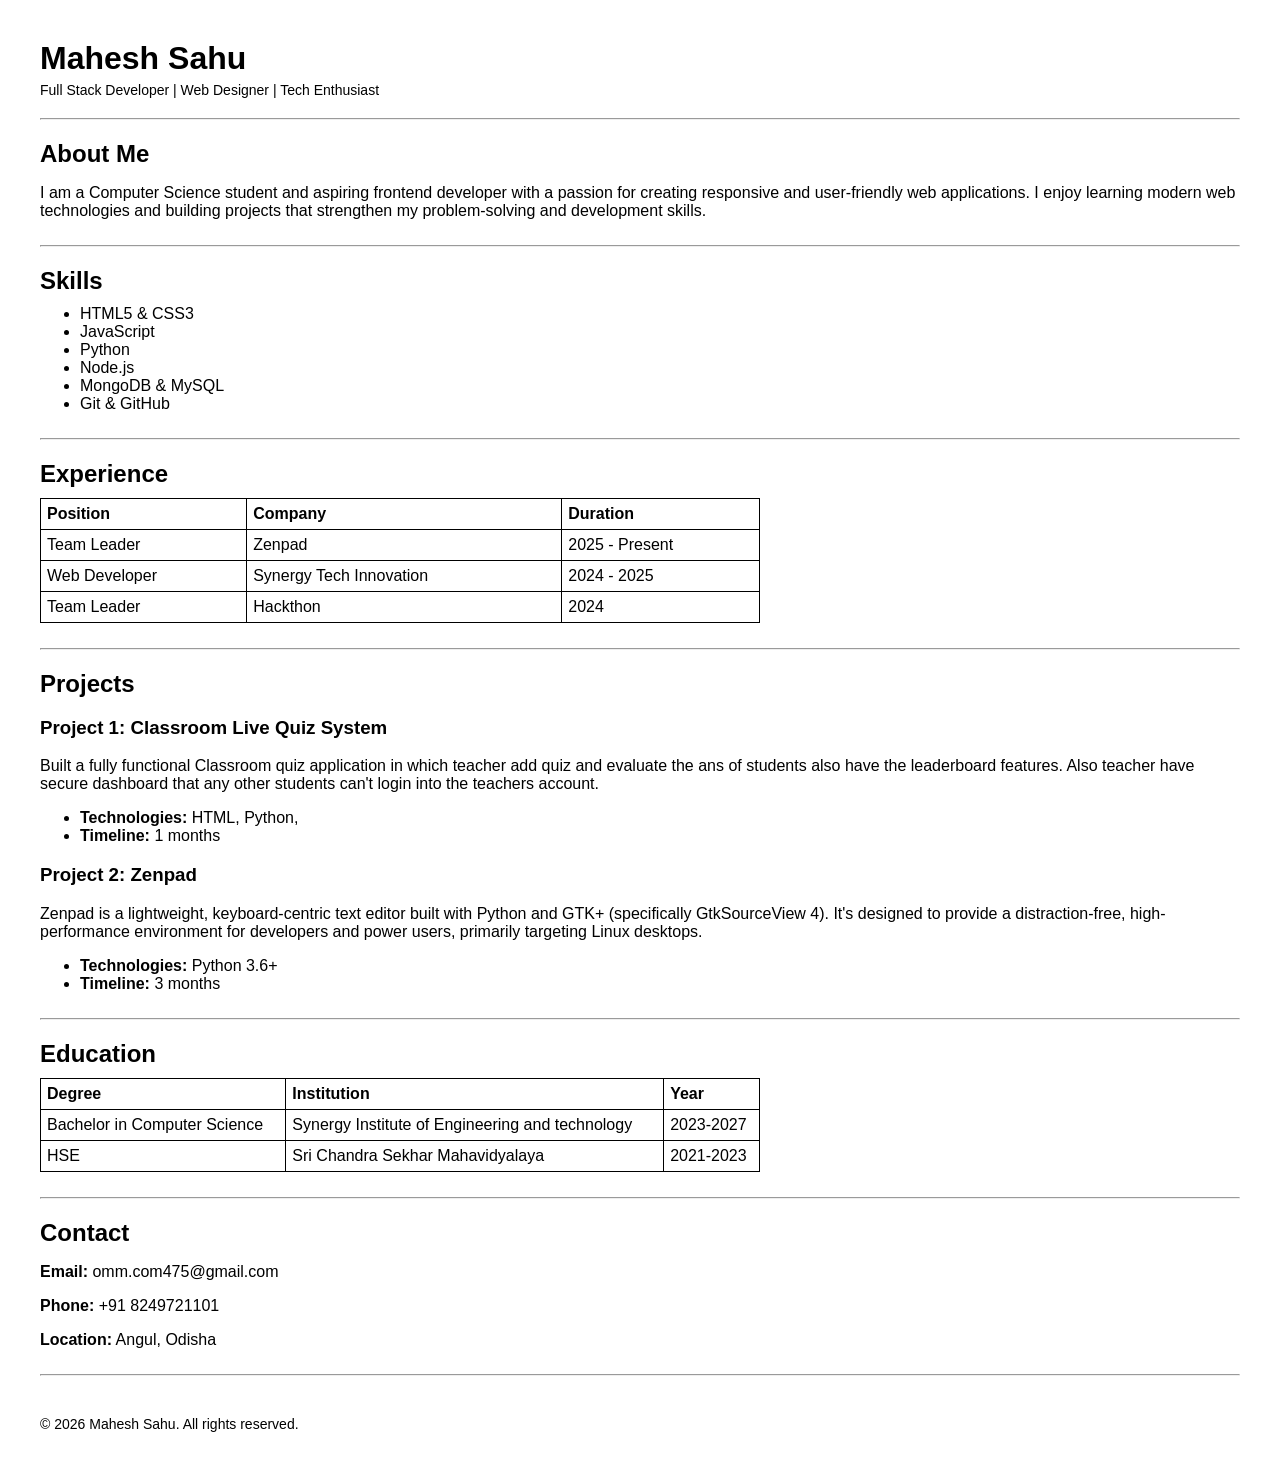
<file: Assignments/HTML Resume Assignment/index.html>
<!DOCTYPE html>
<html lang="en">
<head>
    <meta charset="UTF-8">
    <title>Mahesh Sahu - Resume</title>
    <style>
        body {
            font-family: Arial, Helvetica, sans-serif;
            margin: 40px;
            color: #000;
        }

        h1 {
            margin-bottom: 5px;
        }

        .subtitle {
            font-size: 14px;
            margin-bottom: 20px;
        }

        hr {
            margin: 20px 0;
        }

        h2 {
            margin-bottom: 10px;
        }

        ul {
            margin-top: 5px;
        }

        table {
            width: 60%;
            border-collapse: collapse;
            margin-top: 10px;
        }

        table, th, td {
            border: 1px solid #000;
        }

        th, td {
            padding: 6px;
            text-align: left;
        }

        .section {
            margin-bottom: 25px;
        }

        .footer {
            font-size: 14px;
            margin-top: 40px;
        }
    </style>
</head>
<body>

    <h1>Mahesh Sahu</h1>
    <div class="subtitle">
        Full Stack Developer | Web Designer | Tech Enthusiast
    </div>

    <hr>

    <div class="section">
        <h2>About Me</h2>
        <p>
            I am a Computer Science student and aspiring frontend developer with a passion for creating responsive and user-friendly web applications. I enjoy learning modern web technologies and building projects that strengthen my problem-solving and development skills.
        </p>
    </div>

    <hr>

    <div class="section">
        <h2>Skills</h2>
        <ul>
            <li>HTML5 & CSS3</li>
            <li>JavaScript</li>
            <li>Python</li>
            <li>Node.js</li>
            <li>MongoDB & MySQL</li>
            <li>Git & GitHub</li>
        </ul>
    </div>

    <hr>
    
    <div class="section">
        <h2>Experience</h2>
        <table>
            <tr>
                <th>Position</th>
                <th>Company</th>
                <th>Duration</th>
            </tr>
            <tr>
                <td>Team Leader</td>
                <td>Zenpad</td>
                <td>2025 - Present</td>
            </tr>
            <tr>
                <td>Web Developer</td>
                <td>Synergy Tech Innovation</td>
                <td>2024 - 2025</td>
            </tr>
            <tr>
                <td>Team Leader</td>
                <td>Hackthon</td>
                <td>2024</td>
            </tr>
        </table>
    </div>

    <hr>


    <div class="section">
        <h2>Projects</h2>

        <h3>Project 1: Classroom Live Quiz System</h3>
        <p>
            Built a fully functional Classroom quiz application in which teacher add quiz and evaluate the ans of students also have the leaderboard features. Also teacher have secure dashboard that any other students can't login into the teachers account.
        </p>
        <ul>
            <li><strong>Technologies:</strong> HTML, Python, </li>
            <li><strong>Timeline:</strong> 1 months</li>
        </ul>

        <h3>Project 2: Zenpad</h3>
        <p>
            Zenpad is a lightweight, keyboard-centric text editor built with Python and GTK+ (specifically GtkSourceView 4). It's designed to provide a distraction-free, high-performance environment for developers and power users, primarily targeting Linux desktops.
        </p>
        <ul>
            <li><strong>Technologies:</strong> Python 3.6+</li>
            <li><strong>Timeline:</strong> 3 months</li>
        </ul>
    </div>

    <hr>

    <div class="section">
        <h2>Education</h2>
        <table>
            <tr>
                <th>Degree</th>
                <th>Institution</th>
                <th>Year</th>
            </tr>
            <tr>
                <td>Bachelor in Computer Science</td>
                <td>Synergy Institute of Engineering and technology</td>
                <td>2023-2027</td>
            </tr>
            <tr>
                <td>HSE</td>
                <td>Sri Chandra Sekhar Mahavidyalaya</td>
                <td>2021-2023</td>
            </tr>
        </table>
    </div>

    <hr>

    <div class="section">
        <h2>Contact</h2>
        <p><strong>Email:</strong> omm.com475@gmail.com</p>
        <p><strong>Phone:</strong> +91 8249721101</p>
        <p><strong>Location:</strong> Angul, Odisha</p>
    </div>

    <hr>

    <div class="footer">
        © 2026 Mahesh Sahu. All rights reserved.
    </div>

</body>
</html>
</file>
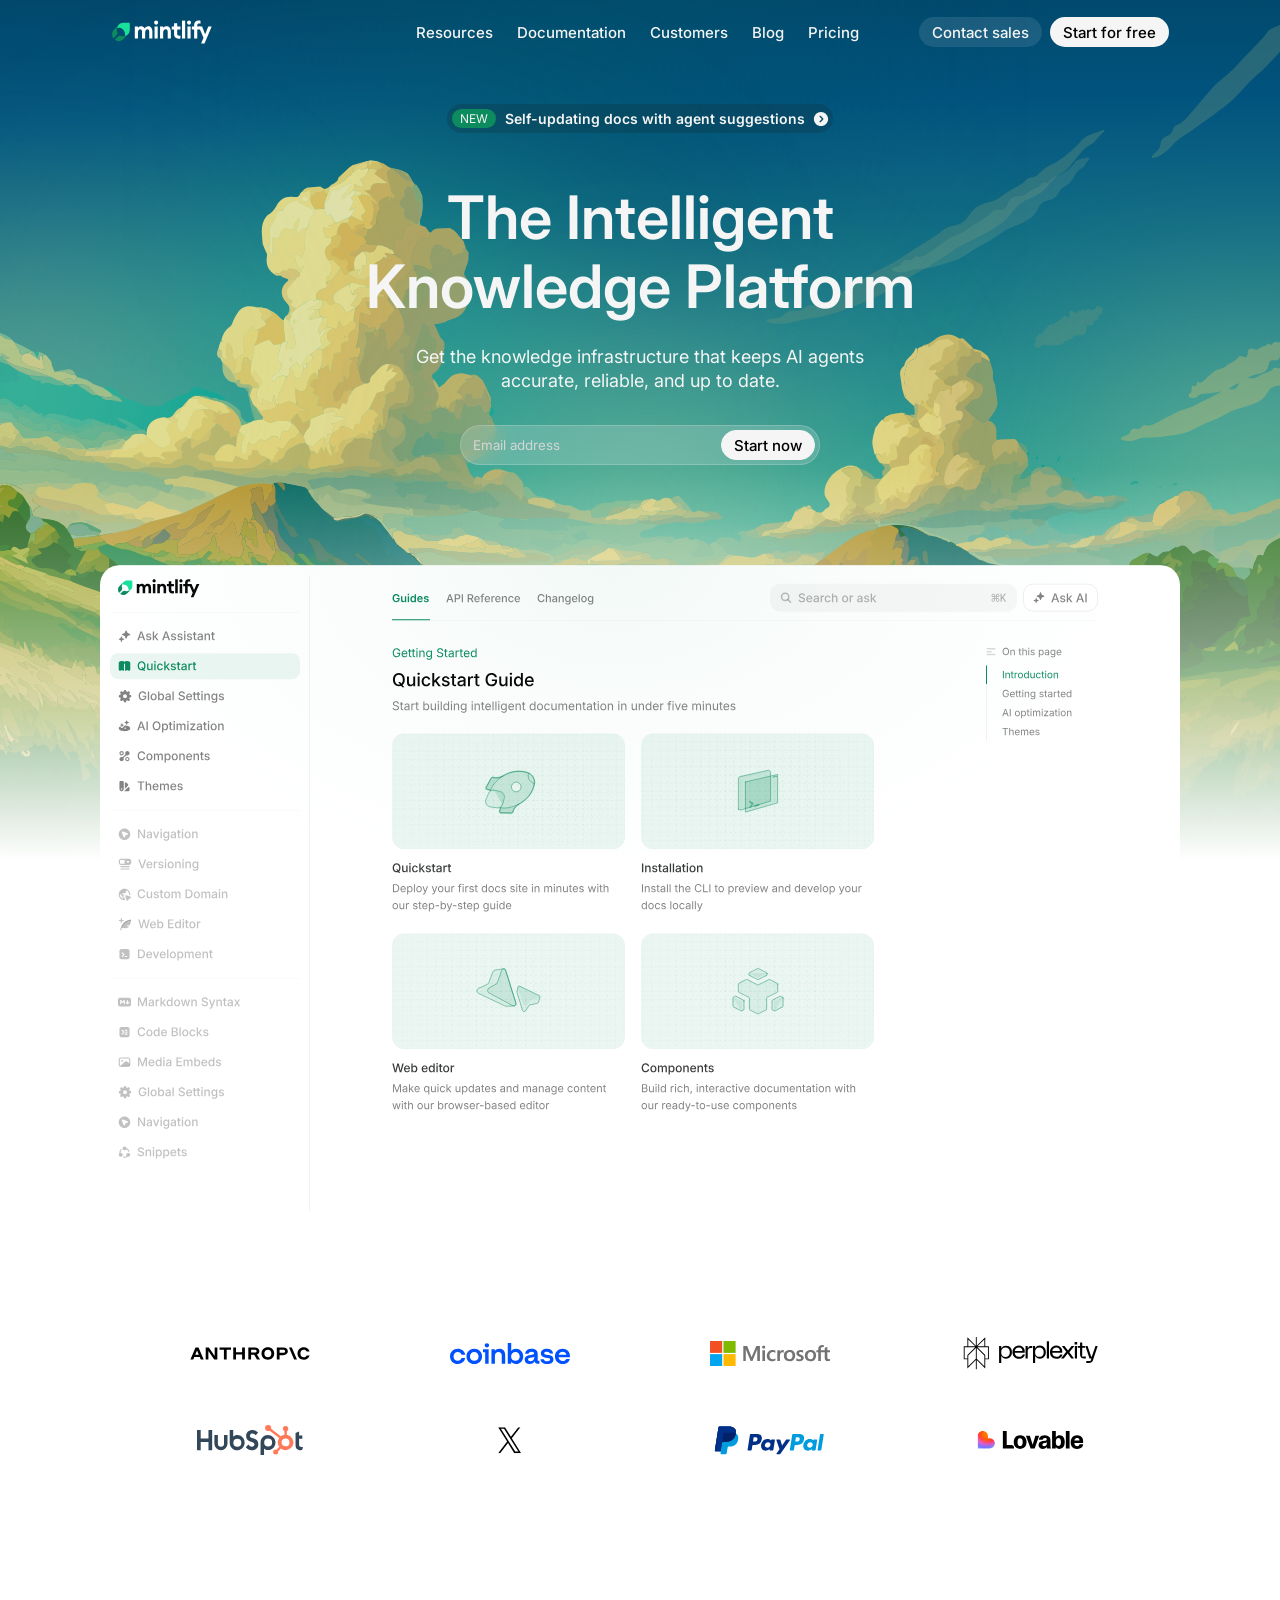
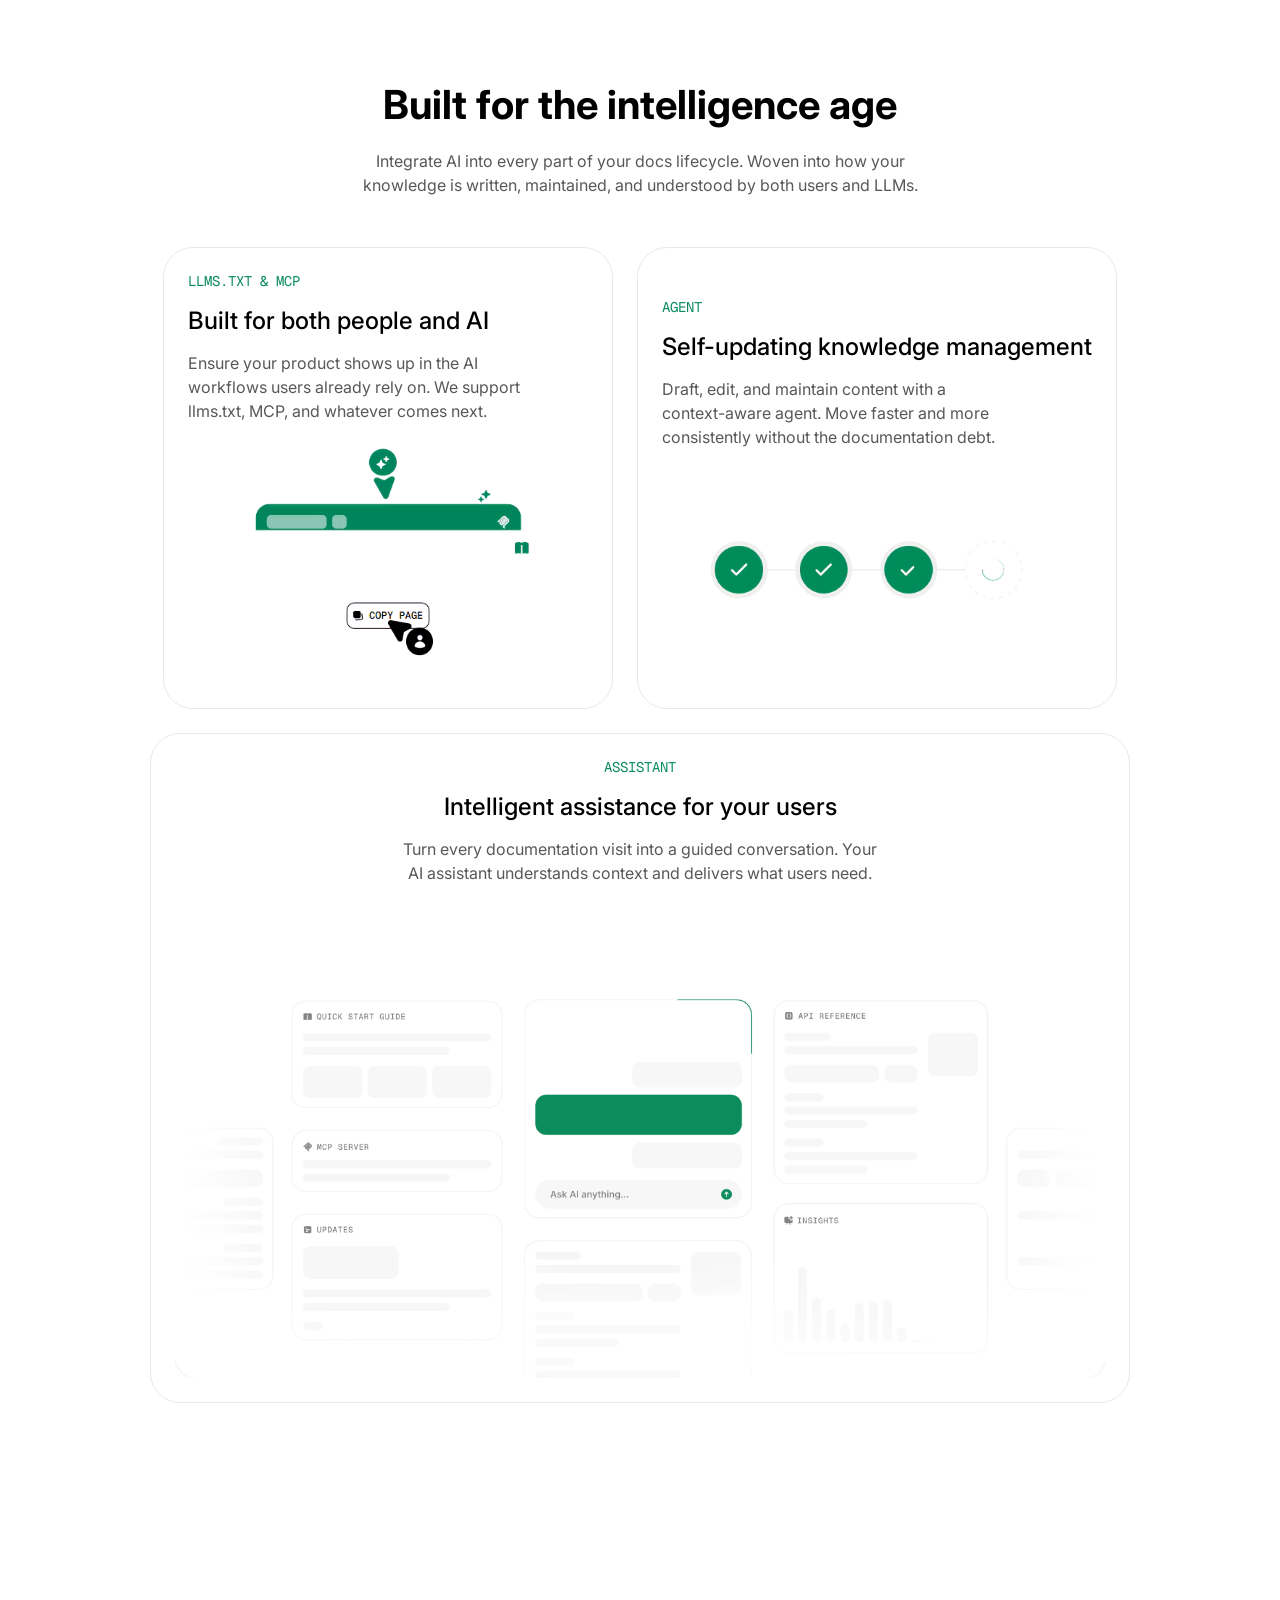
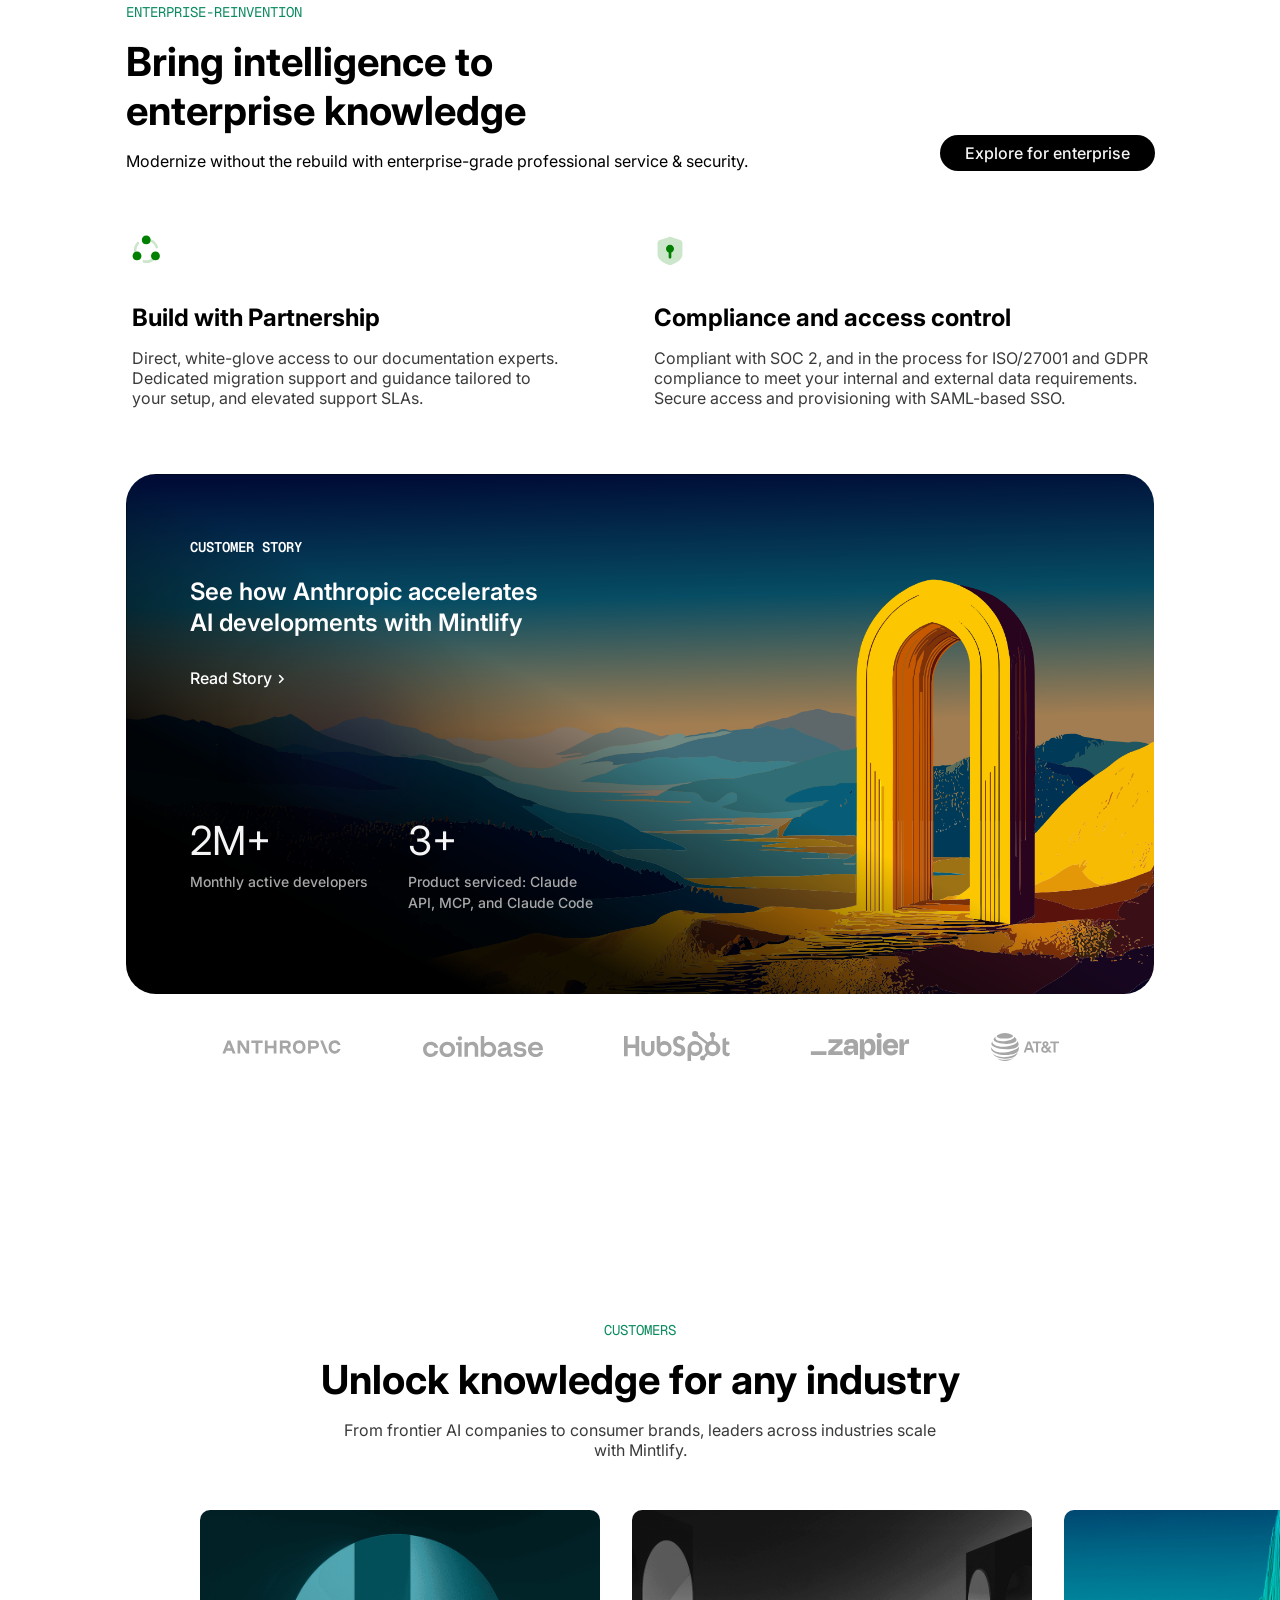
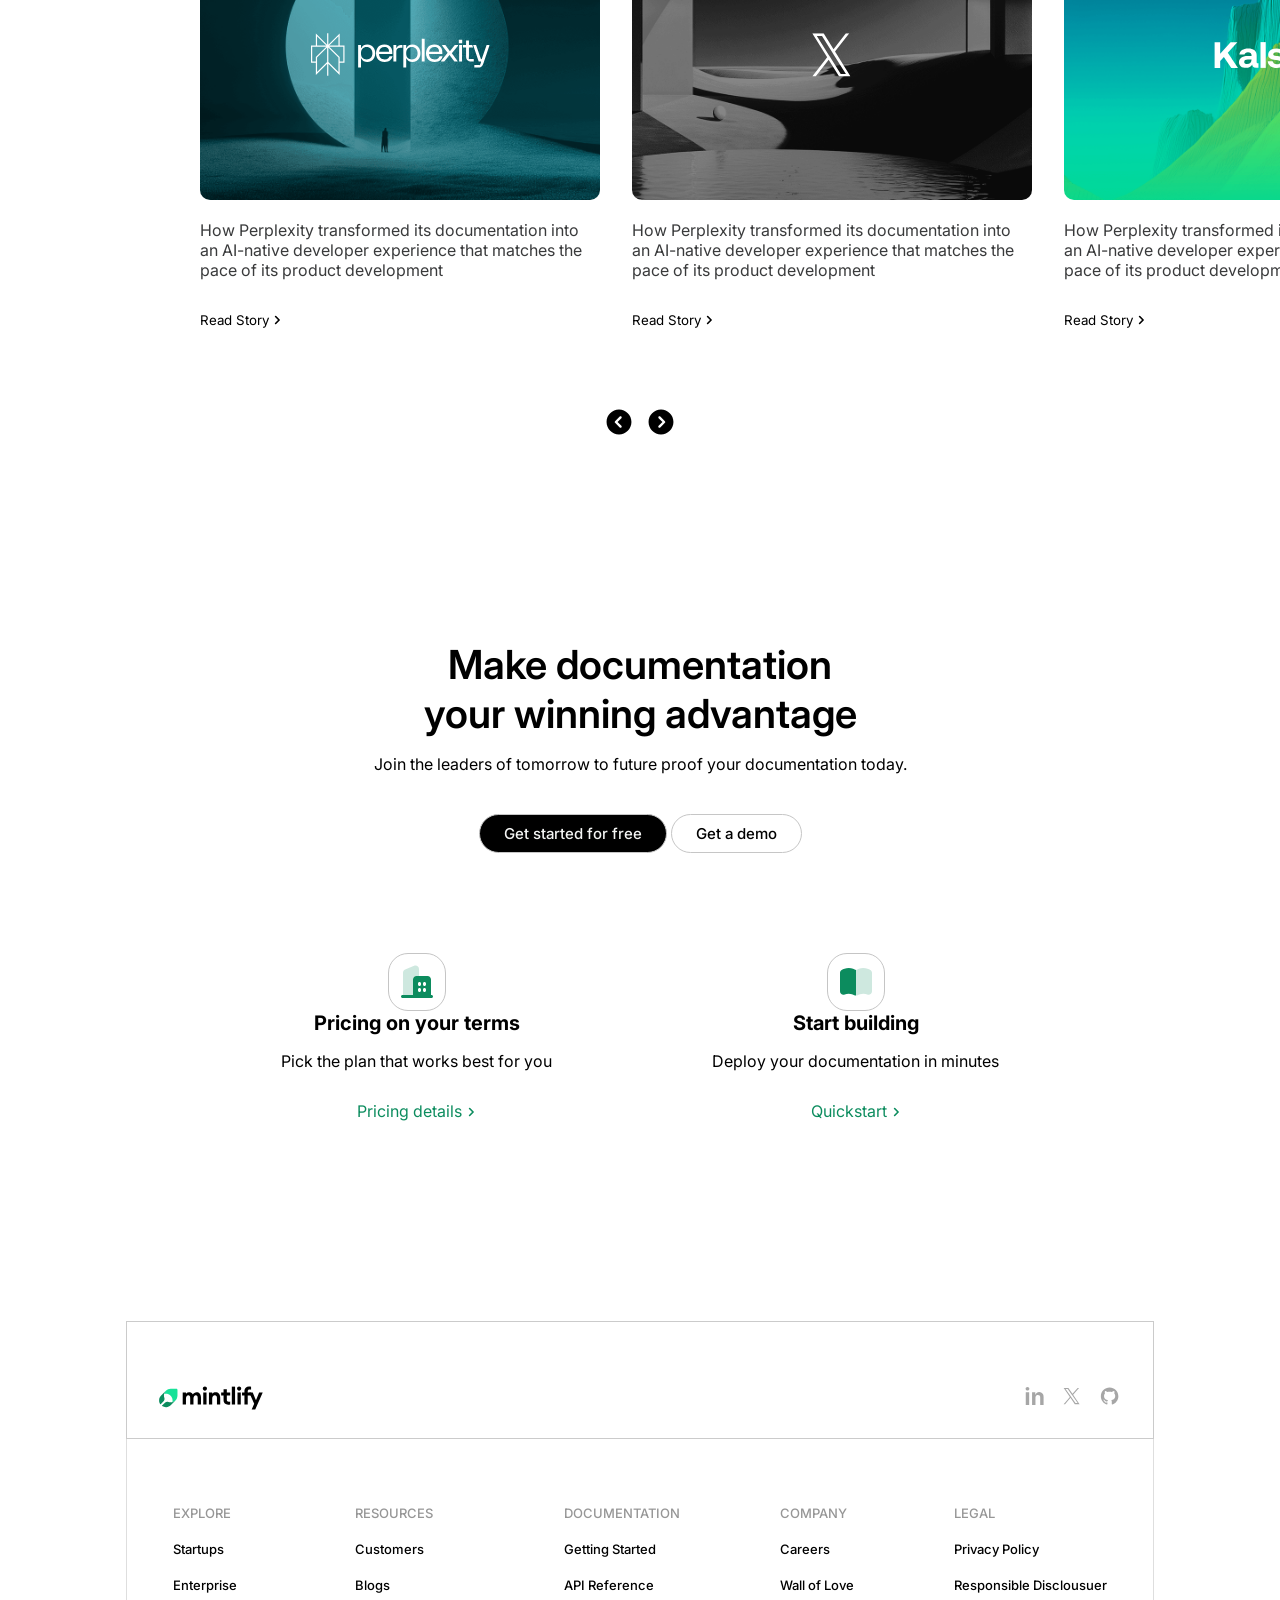
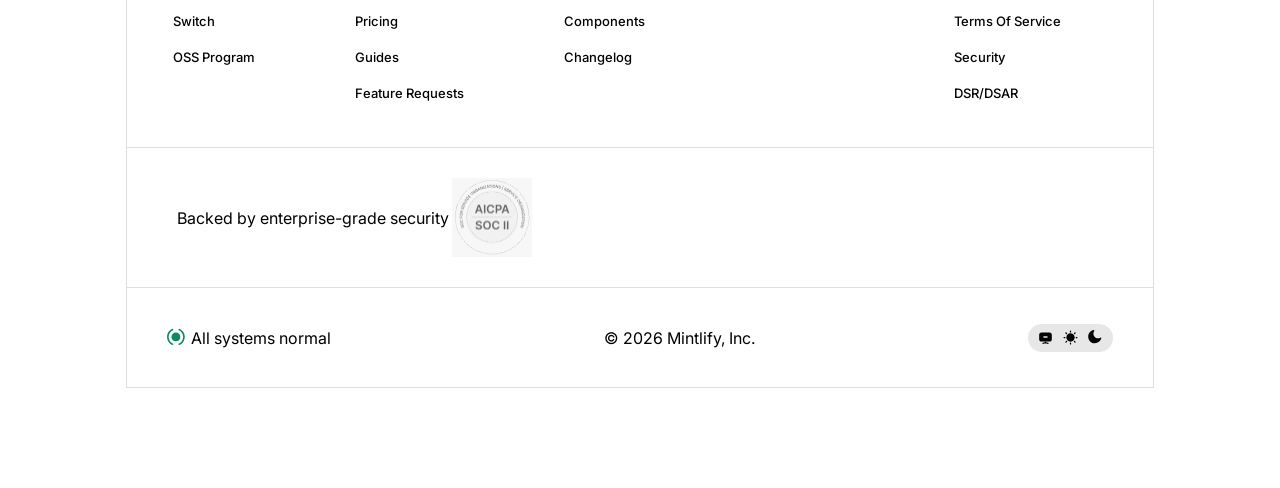
<file: Assignments/Mintify-landing page/index.html>
<!doctype html>
<html lang="en">

<head>
    <meta charset="UTF-8" />
    <meta name="viewport" content="width=device-width, initial-scale=1.0" />
    <link rel="preconnect" href="https://fonts.googleapis.com">
    <link rel="preconnect" href="https://fonts.gstatic.com" crossorigin>
    <link
        href="https://fonts.googleapis.com/css2?family=Geist+Mono:wght@100..900&family=Inter:ital,opsz,wght@0,14..32,100..900;1,14..32,100..900&display=swap"
        rel="stylesheet">
    <link rel="stylesheet" href="style.css" />
    <title>Mintlify - The Intelligent Knowledge Platform</title>
</head>

<body>
    <header>
        <!-- Navbar -->
        <nav>
            <div class="nav-logo-link-wrapper">
                <div class="logo">
                    <img src="./assets/mintlify-wordmark.svg" />
                </div>
                <ul class="link">
                    <li><a href="">Resources</a></li>
                    <li><a href="">Documentation</a></li>
                    <li><a href="">Customers</a></li>
                    <li><a href="">Blog</a></li>
                    <li><a href="">Pricing</a></li>
                    <ul />
            </div>
            <div class="nav-button-wraper">
                <button class="contact-sales-btn">Contact sales</button>
                <button class="start-for-free-btn">Start for free</button>
            </div>
        </nav>

        <main>
            <section class="hero">

                <!-- badge -->
                <div class="badge">
                    <span>NEW</span>
                    <p>Self-updating docs with agent suggestions</p>
                    <svg viewBox="0 0 18 18" fill="none" xmlns="http://www.w3.org/2000/svg"
                        class="shrink-0 select-none size-4 text-white">
                        <path
                            d="M9 1C4.589 1 1 4.589 1 9C1 13.411 4.589 17 9 17C13.411 17 17 13.411 17 9C17 4.589 13.411 1 9 1ZM11.53 9.53L8.53 12.53C8.384 12.676 8.192 12.75 8 12.75C7.808 12.75 7.616 12.677 7.47 12.53C7.177 12.237 7.177 11.762 7.47 11.469L9.94 8.999L7.47 6.529C7.177 6.236 7.177 5.761 7.47 5.468C7.763 5.175 8.238 5.175 8.531 5.468L11.531 8.468C11.824 8.761 11.824 9.236 11.531 9.529L11.53 9.53Z"
                            fill="currentColor"></path>
                    </svg>
                </div>

                <!-- main heading -->
                <h1>
                    The Intelligent Knowledge Platform
                </h1>

                <!-- Subheading -->
                <p class="subheading">
                    Get the knowledge infrastructure that keeps AI agents <br>accurate, reliable, and up to date.
                </p>

                <!-- Email input + CTA button -->
                <form>
                    <input type="text" placeholder="Email address">
                    <button class="email-cta-btn">Start now</button>
                </form>

                <!-- Large background illustration -->
                <div class="hero-background-illustration">
                    <img src="./assets/hero-image-light.svg" alt="">
                </div>
            </section>

            <!-- Trusted By / Logos -->
            <section class="compay-wrapper">
                <div class="company">
                    <div class="company-container">
                        <img src="./assets/anthropic.svg" alt="anthropic logo" />
                    </div>
                    <div class="company-container">
                        <img width="120px" src="./assets/coinbase.svg" alt="coinbase logo">
                    </div>
                    <div class="company-container">
                        <img width="120px" src="./assets/microsoft.svg" alt="microsoft logo">
                    </div>
                    <div class="company-container">
                        <img style="filter: brightness(0);" src="./assets/perplexity.svg" alt="">
                    </div>
                    <div class="company-container">
                        <img src="./assets/hubspot.svg" alt="hubspot logo">
                    </div>
                    <div class="company-container">
                        <img style="filter: brightness(0)" src="./assets/x.svg" alt="twitter logo">
                    </div>
                    <div class="company-container">
                        <img style="width: 120px;" src="./assets/paypal.svg" alt="paypal logo">
                    </div>
                    <div class="company-container">
                        <img src="./assets/lovable.svg" alt="lovable logo">
                    </div>
                </div>
            </section>

            <!-- feature section -->
            <section class="feature">
                <h1>Built for the intelligence age</h1>
                <p>Integrate AI into every part of your docs lifecycle. Woven into how your <br> knowledge is written,
                    maintained, and understood by both users and LLMs.</p>

                <div class="feature-card">
                    <div class="feature-card-layout">
                        <h3 class="green-small-heading ">LLMs.TXT & MCP</h3>
                        <h2 class="feature-heading-main">Built for both people and AI</h2>
                        <p>Ensure your product shows up in the AI<br> workflows users already rely on. We support<br>
                            llms.txt, MCP, and whatever comes next.</p>
                        <img width="400px" src="./assets/feature-1.gif" alt="">
                    </div>
                    <div class="feature-card-layout">
                        <h3 class="green-small-heading ">AGENT</h3>
                        <h2 class="feature-heading-main">Self-updating knowledge management</h2>
                        <p>Draft, edit, and maintain content with a <br>context-aware agent. Move faster and more<br>
                            consistently without the documentation debt.</p>
                        <img width="400px" src="./assets/feature-2.gif" alt="">
                    </div>
                </div>

                <div class="assistant-card">
                    <div class="text-wrapper">
                        <h3 class="green-small-heading ">ASSISTANT</h3>
                        <h2 class="feature-heading-main">Intelligent assistance for your users</h2>
                        <p>Turn every documentation visit into a guided conversation. Your<br> AI assistant understands
                            context and delivers what users need.</p>
                    </div>
                    <img width="930px" src="./assets/feature3.png" />
                </div>
            </section>
            <!-- Enterprise Features Section -->
            <section class="enterprise-feature">
                <div class="enterprise-header">
                    <div class="enterprise-feature-text-wrapper">
                        <h3 class="green-small-heading">
                            Enterprise-reinvention
                        </h3>
                        <h1>
                            Bring intelligence to <br>enterprise knowledge
                        </h1>
                        <p>
                            Modernize without the rebuild with enterprise-grade professional service & security.
                        </p>
                    </div>
                    <div style="display: flex; align-items: end;">
                        <button class="explore-for-enterprise-btn">
                            Explore for enterprise
                        </button>
                    </div>
                </div>

                <div class="enterprise-feature-card-wrapper">
                    <div class="enterprise-feature-card">
                        <div style="color: green; width: 32px;">
                            <svg viewBox="0 0 18 18" fill="none" xmlns="http://www.w3.org/2000/svg"
                                class="shrink-0 select-none size-3 text-brand">
                                <path fill-rule="evenodd" clip-rule="evenodd"
                                    d="M5.50781 2.75C5.50781 1.3689 6.62671 0.25 8.00781 0.25C9.3889 0.25 10.5078 1.3689 10.5078 2.75C10.5078 4.1311 9.3889 5.25 8.00781 5.25C6.62671 5.25 5.50781 4.1311 5.50781 2.75Z"
                                    fill="currentColor"></path>
                                <path opacity="0.2"
                                    d="M10.2991 3.75188C11.6788 4.38813 12.7509 5.57959 13.228 7.03861C13.3568 7.4323 13.7803 7.64709 14.174 7.51835C14.5677 7.38961 14.7825 6.96609 14.6537 6.57239C13.9915 4.54733 12.4324 2.9301 10.4446 2.18878C10.4859 2.36918 10.5078 2.55703 10.5078 2.75C10.5078 3.10632 10.4333 3.44518 10.2991 3.75188Z"
                                    fill="currentColor"></path>
                                <path fill-rule="evenodd" clip-rule="evenodd"
                                    d="M10.696 11.75C10.696 10.3689 11.8149 9.25 13.196 9.25C14.5771 9.25 15.696 10.3689 15.696 11.75C15.696 13.1311 14.5771 14.25 13.196 14.25C11.8149 14.25 10.696 13.1311 10.696 11.75Z"
                                    fill="currentColor"></path>
                                <path opacity="0.2"
                                    d="M11.1854 13.2362C9.9428 14.1175 8.37078 14.4517 6.86472 14.1337C6.45945 14.0481 6.06153 14.3072 5.97593 14.7125C5.89034 15.1178 6.1495 15.5157 6.55477 15.6013C8.64416 16.0426 10.8294 15.4991 12.4672 14.1421C11.9481 13.9843 11.5007 13.6621 11.1854 13.2362Z"
                                    fill="currentColor"></path>
                                <path fill-rule="evenodd" clip-rule="evenodd"
                                    d="M0.319344 11.75C0.319344 10.3689 1.43823 9.25 2.81934 9.25C4.20044 9.25 5.31934 10.3689 5.31934 11.75C5.31934 13.1311 4.20044 14.25 2.81934 14.25C1.43823 14.25 0.319344 13.1311 0.319344 11.75Z"
                                    fill="currentColor"></path>
                                <path opacity="0.2"
                                    d="M3.90389 5.07739C4.18047 4.76904 4.15471 4.29487 3.84636 4.01829C3.53801 3.74172 3.06384 3.76747 2.78726 4.07582C1.35956 5.66754 0.739434 7.83649 1.09963 9.9352C1.4803 9.5743 1.97448 9.3321 2.52317 9.2673C2.38111 7.75132 2.87666 6.22263 3.90389 5.07739Z"
                                    fill="currentColor"></path>
                            </svg>
                        </div>
                        <h2>Build with Partnership</h2>
                        <p>Direct, white-glove access to our documentation experts.<br> Dedicated migration support and
                            guidance tailored to<br> your setup, and elevated support SLAs.</p>
                    </div>
                    <div class="enterprise-feature-card">
                        <div style="color: green; width: 32px;">
                            <svg viewBox="0 0 18 18" fill="none" xmlns="http://www.w3.org/2000/svg"
                                class="shrink-0 select-none size-8 text-brand">
                                <path opacity="0.2" fill-rule="evenodd" clip-rule="evenodd"
                                    d="M8.16963 1.22703C8.33372 1.16922 8.67031 1.05063 9.00028 1.05075C9.1795 1.05082 9.36084 1.079 9.53357 1.13368L14.7836 2.81368C15.5071 3.04612 16 3.71943 16 4.48V11C16 12.8725 14.6025 14.2314 13.2749 15.1143C12.1533 15.8602 10.9062 16.4082 9.63302 16.8379C9.57968 16.8559 9.49355 16.8849 9.40738 16.9058C9.09216 16.9819 8.76807 16.9684 8.46011 16.8683C7.80803 16.6572 6.25089 16.1022 4.84192 15.1909C3.47441 14.3064 2 12.9239 2 11V4.48C2 3.71932 2.49139 3.04506 3.21675 2.81358C4.86562 2.28594 6.53686 1.80232 8.16963 1.22703Z"
                                    fill="currentColor"></path>
                                <path fill-rule="evenodd" clip-rule="evenodd"
                                    d="M8.99999 5.5C7.75726 5.5 6.75061 6.50714 6.75061 7.74938C6.75061 8.72872 7.37626 9.56194 8.25 9.87075V12.5C8.25 12.9142 8.58579 13.25 9 13.25C9.41421 13.25 9.75 12.9142 9.75 12.5V9.87074C10.6237 9.56193 11.2494 8.72871 11.2494 7.74938C11.2494 6.50714 10.2427 5.5 8.99999 5.5Z"
                                    fill="currentColor"></path>
                            </svg>
                        </div>
                        <h2>Compliance and access control</h2>
                        <p>Compliant with SOC 2, and in the process for ISO/27001 and GDPR<br> compliance to meet your
                            internal and external data requirements.<br> Secure access and provisioning with SAML-based
                            SSO.</p>
                    </div>
                </div>

                <div class="enterprise-feature-banner">
                    <h3 class="enterprise-small-heading green-small-heading">Customer Story</h3>
                    <h2>See how Anthropic accelerates <br> AI developments with Mintlify</h2>
                    <p>Read Story <span><svg viewBox="0 0 18 18" fill="none" xmlns="http://www.w3.org/2000/svg"
                                class="shrink-0 size-2.5 -rotate-90 group-hover:translate-x-0.5 transition-transform duration-150 ease-in-out select-none"
                                stroke-width="3">
                                <path d="M15.25 6.5L9 12.75L2.75 6.5" stroke="currentColor" stroke-width="3"
                                    stroke-linecap="round" stroke-linejoin="round"></path>
                            </svg></span></p>
                    <div class="feature-banner-text">
                        <div class="card">
                            <h1>2M+</h1>
                            <p>Monthly active developers</p>
                        </div>
                        <div class="card">
                            <h1>3+</h1>
                            <p>Product serviced: Claude<br> API, MCP, and Claude Code</p>
                        </div>
                    </div>
                </div>

                <div class="enterprise-feature-company">
                    <div class="company-container">
                        <img src="./assets/anthropic.svg" alt="anthropic logo" />
                    </div>
                    <div class="company-container">
                        <img width="120px" src="./assets/coinbase.svg" alt="coinbase logo">
                    </div>
                    <div class="company-container">
                        <img src="./assets/hubspot.svg" alt="hubspot logo">
                    </div>
                    <div class="company-container">
                        <img src="./assets/zaiper.svg" alt="hubspot logo">
                    </div>
                    <div class="company-container">
                        <img src="./assets/atandt.svg" alt="hubspot logo">
                    </div>
                </div>
            </section>

            <!-- Case Studies / Customer Stories -->
            <section class="case-study">
                <div class="case-study-heading">
                    <h3 class="green-small-heading">Customers</h3>
                    <h1>Unlock knowledge for any industry</h1>
                    <p>From frontier AI companies to consumer brands, leaders across industries scale<br> with Mintlify.
                    </p>
                </div>
                <div class="carousel">
                    <div class="track">
                        <div class="carousel-card">
                            <div class="image-container" style="background-image: url(./assets/perplexity.png);">
                                <img width="180px" src="./assets/perplexity-white.svg" alt="">
                            </div>
                            <p>How Perplexity transformed its documentation into an AI-native developer experience that
                                matches the pace of its product development</p>
                            <button>Read Story <span><svg viewBox="0 0 18 18" fill="none"
                                        xmlns="http://www.w3.org/2000/svg"
                                        class="shrink-0 size-2.5 -rotate-90 group-hover:translate-x-0.5 transition-transform duration-150 ease-in-out select-none"
                                        stroke-width="3">
                                        <path d="M15.25 6.5L9 12.75L2.75 6.5" stroke="currentColor" stroke-width="3"
                                            stroke-linecap="round" stroke-linejoin="round"></path>
                                    </svg></span></button>
                        </div>
                        <div class="carousel-card">
                            <div class="image-container" style="background-image: url(./assets/x.png);">
                                <img width="40px" src="./assets/x.svg" alt="">
                            </div>
                            <p>How Perplexity transformed its documentation into an AI-native developer experience that
                                matches the pace of its product development</p>
                            <button>Read Story <span><svg viewBox="0 0 18 18" fill="none"
                                        xmlns="http://www.w3.org/2000/svg"
                                        class="shrink-0 size-2.5 -rotate-90 group-hover:translate-x-0.5 transition-transform duration-150 ease-in-out select-none"
                                        stroke-width="3">
                                        <path d="M15.25 6.5L9 12.75L2.75 6.5" stroke="currentColor" stroke-width="3"
                                            stroke-linecap="round" stroke-linejoin="round"></path>
                                    </svg></span></button>
                        </div>
                        <div class="carousel-card">
                            <div class="image-container" style="background-image: url(./assets/kalshi.png); ">
                                <img width="100px" src="./assets/kalshi.svg" alt="">
                            </div>
                            <p>How Perplexity transformed its documentation into an AI-native developer experience that
                                matches the pace of its product development</p>
                            <button>Read Story <span><svg viewBox="0 0 18 18" fill="none"
                                        xmlns="http://www.w3.org/2000/svg"
                                        class="shrink-0 size-2.5 -rotate-90 group-hover:translate-x-0.5 transition-transform duration-150 ease-in-out select-none"
                                        stroke-width="3">
                                        <path d="M15.25 6.5L9 12.75L2.75 6.5" stroke="currentColor" stroke-width="3"
                                            stroke-linecap="round" stroke-linejoin="round"></path>
                                    </svg></span></button>
                        </div>
                        <div class="carousel-card">
                            <div class="image-container" style="background-image: url(./assets/x.png);">
                                <img width="40px" src="./assets/x.svg" alt="">
                            </div>
                            <p>How Perplexity transformed its documentation into an AI-native developer experience that
                                matches the pace of its product development</p>
                            <button>Read Story <span><svg viewBox="0 0 18 18" fill="none"
                                        xmlns="http://www.w3.org/2000/svg"
                                        class="shrink-0 size-2.5 -rotate-90 group-hover:translate-x-0.5 transition-transform duration-150 ease-in-out select-none"
                                        stroke-width="3">
                                        <path d="M15.25 6.5L9 12.75L2.75 6.5" stroke="currentColor" stroke-width="3"
                                            stroke-linecap="round" stroke-linejoin="round"></path>
                                    </svg></span></button>
                        </div>
                        <div class="carousel-card">
                            <div class="image-container" style="background-image: url(./assets/x.png);">
                                <img width="40px" src="./assets/x.svg" alt="">
                            </div>
                            <p>How Perplexity transformed its documentation into an AI-native developer experience that
                                matches the pace of its product development</p>
                            <button>Read Story <span><svg viewBox="0 0 18 18" fill="none"
                                        xmlns="http://www.w3.org/2000/svg"
                                        class="shrink-0 size-2.5 -rotate-90 group-hover:translate-x-0.5 transition-transform duration-150 ease-in-out select-none"
                                        stroke-width="3">
                                        <path d="M15.25 6.5L9 12.75L2.75 6.5" stroke="currentColor" stroke-width="3"
                                            stroke-linecap="round" stroke-linejoin="round"></path>
                                    </svg></span></button>
                        </div>

                        <div class="carousel-card">
                            <div class="image-container">
                                <img width="180px" src="./assets/perplexity-white.svg" alt="">
                            </div>
                            <p>How Perplexity transformed its documentation into an AI-native developer experience that
                                matches the pace of its product development</p>
                            <button>Read Story <span><svg viewBox="0 0 18 18" fill="none"
                                        xmlns="http://www.w3.org/2000/svg"
                                        class="shrink-0 size-2.5 -rotate-90 group-hover:translate-x-0.5 transition-transform duration-150 ease-in-out select-none"
                                        stroke-width="3">
                                        <path d="M15.25 6.5L9 12.75L2.75 6.5" stroke="currentColor" stroke-width="3"
                                            stroke-linecap="round" stroke-linejoin="round"></path>
                                    </svg></span></button>
                        </div>
                    </div>
                    <div class="carousel-button">
                        <span><img style="rotate: 180deg;" width="28px" src="./assets/right-left-circular.svg"
                                alt=""></span>
                        <span><img width="28px" src="./assets/right-left-circular.svg" alt=""></span>
                    </div>
                </div>
            </section>

            <!-- Final Call-To-Action -->
            <section class="cta">
                <h1>Make documentation<br> your winning advantage</h1>
                <p>Join the leaders of tomorrow to future proof your documentation today.</p>

                <div class="cta-btn">
                    <button class="get-started-btn">Get started for free</button>
                    <button class="get-started-btn" style="background-color: #fff; color: #000; ">Get a demo</button>
                </div>

                <div class="cta-card-wrapper">
                    <div class="cta-card">
                        <div class="cta-card-icon"">
                    <svg viewBox=" 0 0 18 18" fill="none" xmlns="http://www.w3.org/2000/svg"
                            class="shrink-0 select-none">
                            <path opacity="0.2"
                                d="M7.56788 0.89724C8.72116 0.409204 10 1.2559 10 2.509V6H8.75C7.78379 6 7 6.78379 7 7.75V16.25C7 16.6631 7.33394 16.9981 7.74658 17H2.75C2.33579 17 2 16.6642 2 16.25V4.41199C2 3.7099 2.41973 3.07374 3.06862 2.79992L7.56788 0.89724Z"
                                fill="currentColor"></path>
                            <path fill-rule="evenodd" clip-rule="evenodd"
                                d="M8.75 6C7.78379 6 7 6.78379 7 7.75V16.25C7 16.6642 7.33579 17 7.75 17H15.25C15.6642 17 16 16.6642 16 16.25V7.75C16 6.78379 15.2162 6 14.25 6H8.75ZM10.25 9C10.6642 9 11 9.33579 11 9.75V10.25C11 10.6642 10.6642 11 10.25 11C9.83579 11 9.5 10.6642 9.5 10.25V9.75C9.5 9.33579 9.83579 9 10.25 9ZM13.5 9.75C13.5 9.33579 13.1642 9 12.75 9C12.3358 9 12 9.33579 12 9.75V10.25C12 10.6642 12.3358 11 12.75 11C13.1642 11 13.5 10.6642 13.5 10.25V9.75ZM10.25 12C10.6642 12 11 12.3358 11 12.75V13.25C11 13.6642 10.6642 14 10.25 14C9.83579 14 9.5 13.6642 9.5 13.25V12.75C9.5 12.3358 9.83579 12 10.25 12ZM13.5 12.75C13.5 12.3358 13.1642 12 12.75 12C12.3358 12 12 12.3358 12 12.75V13.25C12 13.6642 12.3358 14 12.75 14C13.1642 14 13.5 13.6642 13.5 13.25V12.75Z"
                                fill="currentColor"></path>
                            <path fill-rule="evenodd" clip-rule="evenodd"
                                d="M1 16.25C1 15.8358 1.33579 15.5 1.75 15.5H16.25C16.6642 15.5 17 15.8358 17 16.25C17 16.6642 16.6642 17 16.25 17H1.75C1.33579 17 1 16.6642 1 16.25Z"
                                fill="currentColor"></path>
                            </svg>
                        </div>
                        <div>
                            <h2 style=" text-align: center;">Pricing on your terms</h2>
                            <p>Pick the plan that works best for you</p>
                        </div>
                        <a href="#">Pricing details <span><svg viewBox="0 0 18 18" fill="none"
                                    xmlns="http://www.w3.org/2000/svg"
                                    class="shrink-0 size-2.5 -rotate-90 group-hover:translate-x-0.5 transition-transform duration-150 ease-in-out select-none"
                                    stroke-width="3">
                                    <path d="M15.25 6.5L9 12.75L2.75 6.5" stroke="currentColor" stroke-width="3"
                                        stroke-linecap="round" stroke-linejoin="round"></path>
                                </svg></span></a>
                    </div>
                    <div class="cta-card">
                        <div class="cta-card-icon"">
                    <svg viewBox=" 0 0 18 18" fill="none" xmlns="http://www.w3.org/2000/svg"
                            class="shrink-0 select-none">
                            <path
                                d="M5.37701 2.01401C3.78843 2.01401 2.56755 2.561 1.85582 2.9811C1.31588 3.29978 1.00101 3.87517 1.00101 4.48701V13.57C1.00101 14.7707 2.20639 15.6627 3.36965 15.2049C3.9013 14.9951 4.57667 14.8229 5.36584 14.822C6.60305 14.8203 7.5635 15.2391 8.13255 15.5674C8.39841 15.7201 8.69579 15.801 9.00001 15.801V3.05078C8.29992 2.62423 7.0284 2.01401 5.37701 2.01401Z"
                                fill="currentColor"></path>
                            <path opacity="0.2"
                                d="M12.623 2.01401C14.2116 2.01401 15.4325 2.561 16.1442 2.9811C16.6841 3.29978 16.999 3.87517 16.999 4.48701V13.57C16.999 14.7707 15.7936 15.6627 14.6304 15.2049C14.0987 14.9951 13.4233 14.8229 12.6342 14.822C11.397 14.8203 10.4379 15.2383 9.86882 15.5666C9.60296 15.7193 9.30422 15.801 9 15.801V3.05078C9.70009 2.62423 10.9716 2.01401 12.623 2.01401Z"
                                fill="currentColor"></path></svg>
                        </div>
                        <div>
                            <h2 style=" text-align: center;">Start building</h2>
                            <p>Deploy your documentation in minutes</p>
                        </div>
                        <a href="#">Quickstart <span><svg viewBox="0 0 18 18" fill="none"
                                    xmlns="http://www.w3.org/2000/svg"
                                    class="shrink-0 size-2.5 -rotate-90 group-hover:translate-x-0.5 transition-transform duration-150 ease-in-out select-none"
                                    stroke-width="3">
                                    <path d="M15.25 6.5L9 12.75L2.75 6.5" stroke="currentColor" stroke-width="3"
                                        stroke-linecap="round" stroke-linejoin="round"></path>
                                </svg></span></a>
                    </div>
                </div>
            </section>

            <!-- Footers Starts -->
            <footer>
                <div class="footer-head">
                    <div>
                        <svg width="104" height="24" viewBox="0 0 104 24" fill="black" xmlns="http://www.w3.org/2000/svg" aria-hidden="true"><path d="M18.4725 9.60528V3.91396C18.4725 3.30323 17.977 2.81641 17.3754 2.81641H11.6867C10.7931 2.81641 9.90842 2.99342 9.08564 3.32977C8.26285 3.67497 7.51085 4.17064 6.88271 4.80793L6.83847 4.85219C6.00684 5.69305 5.41408 6.73749 5.11328 7.88815C5.65296 7.74653 6.2103 7.67572 6.76767 7.66687C8.25399 7.64916 9.71378 8.12713 10.8993 9.02111C11.9698 9.81771 12.7837 10.9153 13.2261 12.181C13.6861 13.4644 13.7392 14.8629 13.3942 16.1817C14.5354 15.8808 15.5883 15.2878 16.4288 14.4558L16.473 14.4115C17.1011 13.7831 17.6054 13.0307 17.9504 12.2075C18.2955 11.3844 18.4636 10.4993 18.4636 9.60528H18.4725Z" fill="#18E299"></path><path d="M4.9434 9.50941C4.95221 7.76347 5.64849 6.08807 6.87361 4.83594L2.14058 9.57113C2.12296 9.58876 2.10532 9.59758 2.08769 9.61522C0.933084 10.7615 0.23681 12.2959 0.122231 13.9183C0.0164654 15.435 0.413078 16.934 1.2592 18.1862C1.33991 18.3056 1.5589 18.3449 1.68229 18.2303L4.58202 15.338C5.48985 14.4298 5.7719 13.0806 5.34002 11.8726C5.06679 11.1231 4.93459 10.3207 4.9434 9.50941Z" fill="#0C8C5E"></path><path d="M16.4445 14.4121C15.5367 15.3027 14.3997 15.92 13.1658 16.1933C11.923 16.4667 10.6362 16.3873 9.43757 15.9641C9.43757 15.9641 9.42874 15.9641 9.41992 15.9641C8.21243 15.532 6.86394 15.8141 5.95612 16.7136L3.05634 19.6058C2.93295 19.7293 2.95057 19.9321 3.10041 20.0291C4.35197 20.8668 5.85035 21.2724 7.36632 21.1666C8.98806 21.052 10.5128 20.3553 11.6674 19.2002L11.7115 19.1561L16.4445 14.4209V14.4121Z" fill="#0C8C5E"></path><path d="M96.2355 23.5H92.6842L95.1868 17.8513L90.1816 6.60156H93.7568L96.6734 13.6537C96.7753 13.9002 97.1246 13.8997 97.2259 13.653L100.12 6.60156H103.719L96.2355 23.5Z" fill="var(--color-text-main)"></path><path d="M85.4483 18.5186V9.46164H83.041V6.60154H85.4483V5.05232C85.4483 3.63816 85.8773 2.5259 86.7353 1.71554C87.5933 0.90518 88.6818 0.5 90.0006 0.5C90.8109 0.5 91.5021 0.587392 92.0742 0.762175V3.64611C91.6928 3.5031 91.2479 3.4316 90.7394 3.4316C90.0244 3.4316 89.508 3.59049 89.1902 3.90828C88.8724 4.21018 88.7135 4.72659 88.7135 5.4575V6.60154H92.0742V9.46164H88.7135V18.5186H85.4483Z" fill="var(--color-text-main)"></path><path d="M80.1204 4.64714C79.5643 4.64714 79.0797 4.44852 78.6666 4.05129C78.2534 3.63816 78.0469 3.14559 78.0469 2.57357C78.0469 2.00155 78.2534 1.51692 78.6666 1.11969C79.0797 0.706563 79.5643 0.5 80.1204 0.5C80.7084 0.5 81.2009 0.706563 81.5982 1.11969C82.0113 1.51692 82.2178 2.00155 82.2178 2.57357C82.2178 3.14559 82.0113 3.63816 81.5982 4.05129C81.2009 4.44852 80.7084 4.64714 80.1204 4.64714ZM78.4997 18.5186V6.60154H81.765V18.5186H78.4997Z" fill="var(--color-text-main)"></path><path d="M72.8125 18.5182V0.642578H76.0778V18.5182H72.8125Z" fill="var(--color-text-main)"></path><path d="M69.1256 18.6621C67.7909 18.6621 66.6945 18.2966 65.8365 17.5657C64.9943 16.8189 64.5733 15.7464 64.5733 14.3481V9.46211H62.166V6.60201H64.5733V3.28906H67.8385V6.60201H71.1992V9.46211H67.8385V13.7046C67.8385 14.4355 67.9974 14.9598 68.3152 15.2776C68.633 15.5795 69.1494 15.7305 69.8644 15.7305C70.3729 15.7305 70.8178 15.659 71.1992 15.516V18.3999C70.6271 18.5747 69.9359 18.6621 69.1256 18.6621Z" fill="var(--color-text-main)"></path><path d="M49.9434 18.5191V6.60202H53.2086V7.47307C53.2086 7.62037 53.4091 7.6855 53.5066 7.57513C54.2346 6.75161 55.2713 6.33984 56.6169 6.33984C58.047 6.33984 59.1672 6.81653 59.9775 7.76989C60.8038 8.70737 61.2169 9.96263 61.2169 11.5357V18.5191H57.9516V12.0839C57.9516 11.21 57.7689 10.5347 57.4034 10.058C57.038 9.5654 56.5216 9.31911 55.8542 9.31911C55.0598 9.31911 54.4162 9.60512 53.9237 10.1771C53.447 10.7492 53.2086 11.5913 53.2086 12.7036V18.5191H49.9434Z" fill="var(--color-text-main)"></path><path d="M45.8783 4.64714C45.3221 4.64714 44.8375 4.44852 44.4244 4.05129C44.0113 3.63816 43.8047 3.14559 43.8047 2.57357C43.8047 2.00155 44.0113 1.51692 44.4244 1.11969C44.8375 0.706563 45.3221 0.5 45.8783 0.5C46.4662 0.5 46.9587 0.706563 47.356 1.11969C47.7691 1.51692 47.9757 2.00155 47.9757 2.57357C47.9757 3.14559 47.7691 3.63816 47.356 4.05129C46.9587 4.44852 46.4662 4.64714 45.8783 4.64714ZM44.2575 18.5186V6.60154H47.5228V18.5186H44.2575Z" fill="var(--color-text-main)"></path><path d="M38.7147 18.5191V12.1554C38.7147 10.2645 38.095 9.31911 36.8557 9.31911C36.1406 9.31911 35.5686 9.58923 35.1396 10.1295C34.7265 10.6697 34.504 11.4721 34.4722 12.5367V18.5191H31.207V12.1554C31.207 10.2645 30.5873 9.31911 29.3479 9.31911C28.617 9.31911 28.037 9.60512 27.608 10.1771C27.179 10.7492 26.9645 11.5913 26.9645 12.7036V18.5191H23.6992V6.60202H26.9645V7.48165C26.9645 7.62818 27.1615 7.69271 27.2578 7.58222C27.9791 6.75397 28.938 6.33984 30.1344 6.33984C31.7067 6.33984 32.8909 6.98895 33.687 8.28717C33.7498 8.38958 33.9044 8.38799 33.9668 8.28535C34.311 7.71964 34.7893 7.26975 35.4018 6.9357C36.1009 6.53846 36.808 6.33984 37.523 6.33984C38.9372 6.33984 40.0335 6.80858 40.8121 7.74606C41.5907 8.68353 41.98 9.97058 41.98 11.6072V18.5191H38.7147Z" fill="var(--color-text-main)"></path></svg>
                    </div>
                    <div class="social-logo">
                        <svg width="21" height="20" viewBox="0 0 21 20" fill="none" xmlns="http://www.w3.org/2000/svg" aria-hidden="true" class="text-muted opacity-70 group-hover/social-link:opacity-100 transition-opacity duration-300"><path d="M11.4595 11.5714V18.889H8.06641V6.24428H11.2672L11.3238 9.39982H11.1202C11.452 8.3442 11.9534 7.52987 12.6244 6.95682C13.3031 6.37623 14.1777 6.08594 15.2484 6.08594C16.1231 6.08594 16.8846 6.27821 17.5331 6.66275C18.189 7.03976 18.6942 7.58642 19.0486 8.30273C19.4105 9.0115 19.5915 9.85977 19.5915 10.8475V18.889H16.1985V11.4356C16.1985 10.6515 15.9949 10.0369 15.5877 9.59209C15.1881 9.14722 14.6301 8.92479 13.9138 8.92479C13.4388 8.92479 13.0128 9.03035 12.6358 9.24148C12.2663 9.44506 11.976 9.74289 11.7649 10.135C11.5613 10.5271 11.4595 11.0059 11.4595 11.5714Z" fill="currentColor"></path><path d="M1.77748 18.889V6.2442H5.17054V18.889H1.77748ZM3.47401 4.59292C2.96128 4.59292 2.52395 4.42326 2.16203 4.08396C1.8001 3.74465 1.61914 3.33372 1.61914 2.85115C1.61914 2.36858 1.8001 1.95765 2.16203 1.61834C2.52395 1.27903 2.96128 1.10938 3.47401 1.10938C3.98674 1.10938 4.42406 1.27903 4.78599 1.61834C5.15546 1.9501 5.34019 2.36104 5.34019 2.85115C5.34019 3.33372 5.15546 3.74465 4.78599 4.08396C4.42406 4.42326 3.98674 4.59292 3.47401 4.59292Z" fill="currentColor"></path></svg>

                        <svg width="22" height="20" viewBox="0 0 22 20" fill="none" xmlns="http://www.w3.org/2000/svg" aria-hidden="true" class="text-muted opacity-70 group-hover/social-link:opacity-100 transition-opacity duration-300"><mask id="mask0_9208_2830" style="mask-type:luminance" maskUnits="userSpaceOnUse" x="0" y="0" width="21" height="20"><path d="M20.6055 0H0.605469V20H20.6055V0Z" fill="white"></path></mask><g mask="url(#mask0_9208_2830)"><path d="M12.1188 8.75562L18.0382 1.875H16.6357L11.4957 7.84938L7.39062 1.875H2.65625L8.86375 10.9094L2.65625 18.125H4.05875L9.48625 11.8156L13.8213 18.125H18.5563L12.1188 8.75562ZM10.1975 10.9888L9.56875 10.0894L4.56437 2.93125H6.71875L10.7575 8.70812L11.3863 9.6075L16.6363 17.1169H14.4819L10.1975 10.9888Z" fill="currentColor"></path></g></svg>

                        <svg width="22" height="20" viewBox="0 0 22 20" fill="none" xmlns="http://www.w3.org/2000/svg" aria-hidden="true" class="text-muted opacity-70 group-hover/social-link:opacity-100 transition-opacity duration-300"><mask id="mask0_9208_2837" style="mask-type:luminance" maskUnits="userSpaceOnUse" x="0" y="0" width="21" height="20"><path d="M20.6055 0H0.605469V20H20.6055V0Z" fill="white"></path></mask><g mask="url(#mask0_9208_2837)"><path d="M10.6055 1.46484C15.4399 1.46484 19.3555 5.38046 19.3555 10.2149C19.3543 13.9742 16.9561 17.3142 13.3949 18.5161C12.9574 18.6036 12.793 18.3299 12.793 18.1005C12.793 17.8049 12.8043 16.8642 12.8043 15.6942C12.8043 14.8742 12.5311 14.3492 12.2136 14.0755C14.1605 13.8567 16.2061 13.113 16.2061 9.75546C16.2061 8.79296 15.8668 8.01609 15.3093 7.40421C15.3968 7.18546 15.703 6.28859 15.2218 5.08546C15.2218 5.08546 14.4886 4.84484 12.8155 5.98234C12.1155 5.78546 11.3718 5.68734 10.628 5.68734C9.88422 5.68734 9.14047 5.78546 8.44047 5.98234C6.76735 4.85609 6.03422 5.08546 6.03422 5.08546C5.55297 6.28859 5.85922 7.18546 5.94672 7.40421C5.38922 8.01671 5.04985 8.80421 5.04985 9.75546C5.04985 13.1024 7.08422 13.8574 9.0311 14.0761C8.77922 14.2949 8.54985 14.678 8.47297 15.2461C7.96985 15.4761 6.71172 15.848 5.92485 14.5242C5.76047 14.2617 5.2686 13.6167 4.57985 13.6274C3.84672 13.6386 4.28485 14.043 4.59047 14.2067C4.96235 14.4142 5.3886 15.1911 5.48735 15.443C5.66235 15.9349 6.2311 16.8761 8.42922 16.4711C8.42922 17.2042 8.44047 17.893 8.44047 18.1005C8.44047 18.3305 8.2761 18.5924 7.8386 18.5161C4.26422 17.3261 1.8536 13.9817 1.85547 10.2142C1.85547 5.37984 5.7711 1.46484 10.6055 1.46484Z" fill="currentColor"></path></g></svg>
                    </div>
                </div>

                <div class="social-links"> 
                    <div class="links">
                        <p style=" color: #969696;">EXPLORE</p>
                        <p>Startups</p>
                        <p>Enterprise</p>
                        <p>Switch</p>
                        <p>OSS Program</p>
                    </div>
                    <div class="links">
                        <p style=" color: #969696;">RESOURCES</p>
                        <p>Customers</p>
                        <p>Blogs</p>
                        <p>Pricing</p>
                        <p>Guides</p>
                        <p>Feature Requests</p>
                    </div>
                    <div class="links">
                        <p style=" color: #969696;">DOCUMENTATION</p>
                        <p>Getting Started</p>
                        <p>API Reference</p>
                        <p>Components</p>
                        <p>Changelog</p>
                    </div>
                    <div class="links">
                        <p style=" color: #969696;">COMPANY</p>
                        <p>Careers</p>
                        <p>Wall of Love</p>
                    </div>
                    <div class="links">
                        <p style=" color: #969696;">LEGAL</p>
                        <p>Privacy Policy</p>
                        <p>Responsible Disclousuer</p>
                        <p>Terms Of Service</p>
                        <p>Security</p>
                        <p>DSR/DSAR</p>
                    </div>
                </div>
                <div class="footer-end">
                    <p>Backed by enterprise-grade security</p>
                    <img width="80px" src="./assets/footer-logo.png" alt="">
                </div>
                <div class="end">
                    <div class="footer-badge">
                        <span><svg viewBox="0 0 18 18" fill="none" xmlns="http://www.w3.org/2000/svg" class="shrink-0 select-none text-brand translate-y-[1px]" aria-hidden="true"><path d="M5.00001 15.352C4.89601 15.352 4.79101 15.331 4.69001 15.285C1.84101 13.988 0.00100708 11.129 0.00100708 8C0.00100708 4.871 1.84101 2.012 4.68901 0.715004C5.06601 0.543004 5.51001 0.710004 5.68201 1.087C5.85301 1.464 5.68701 1.909 5.31001 2.08C2.99501 3.134 1.49901 5.457 1.49901 7.999C1.49901 10.541 2.99501 12.865 5.31001 13.918C5.68701 14.089 5.85301 14.534 5.68201 14.911C5.55601 15.187 5.28401 15.35 4.99901 15.35L5.00001 15.352Z" fill="currentColor"></path><path d="M11 15.352C10.715 15.352 10.443 15.189 10.317 14.913C10.146 14.536 10.312 14.091 10.689 13.92C13.004 12.866 14.5 10.543 14.5 8.00101C14.5 5.45901 13.004 3.13501 10.689 2.08201C10.312 1.91101 10.146 1.46601 10.317 1.08901C10.49 0.713011 10.935 0.546011 11.31 0.717011C14.159 2.01401 15.999 4.87301 15.999 8.00201C15.999 11.131 14.158 13.99 11.31 15.287C11.209 15.333 11.104 15.354 11 15.354V15.352Z" fill="currentColor"></path><path d="M8 12C10.2091 12 12 10.2091 12 8C12 5.79086 10.2091 4 8 4C5.79086 4 4 5.79086 4 8C4 10.2091 5.79086 12 8 12Z" fill="currentColor"></path></svg></span>All systems normal
                    </div>
                    <p>© 2026 Mintlify, Inc.</p>                    
                    <div class="theme-toggle">
                        <button ><svg viewBox="0 0 19 18" fill="none" xmlns="http://www.w3.org/2000/svg" class="shrink-0 select-none size-3 text-muted transition-colors duration-[250ms] ease-[ease]" aria-hidden="true" width="19" height="18"><g clip-path="url(#clip0_11851_40123)"><path d="M8.75014 14.53C7.82714 14.5901 6.91115 14.7549 6.02415 15.0339C5.62915 15.1589 5.41015 15.5791 5.53515 15.9751C5.65915 16.3691 6.07614 16.5869 6.47514 16.4651C8.43414 15.8482 10.5651 15.8482 12.5241 16.4651C12.5991 16.488 12.6751 16.5 12.7501 16.5C13.0681 16.5 13.3641 16.2949 13.4651 15.9761C13.5901 15.5811 13.3701 15.1599 12.9761 15.0349C12.0911 14.7549 11.1741 14.5901 10.2501 14.531V13.501H14.7501C14.7534 13.501 14.7564 13.5 14.7597 13.5H8.75014V14.53Z" fill="currentColor"></path><path fill-rule="evenodd" clip-rule="evenodd" d="M14.75 2C16.267 2 17.5 3.2329 17.5 4.75V10.751C17.5 12.2646 16.2723 13.4946 14.7598 13.5H4.25C2.73311 13.4999 1.5 12.267 1.5 10.75V4.75C1.5 3.23298 2.73311 2.00013 4.25 2H14.75ZM7.60059 6.7207C7.03235 6.7207 6.57129 7.18176 6.57129 7.75C6.5713 8.31823 7.03235 8.7793 7.60059 8.7793H11.3994C11.9676 8.7793 12.4287 8.31823 12.4287 7.75C12.4287 7.18176 11.9677 6.7207 11.3994 6.7207H7.60059Z" fill="currentColor"></path></g><defs><clipPath id="clip0_11851_40123"><rect width="18" height="18" fill="white" transform="translate(0.5)"></rect></clipPath></defs></svg></button>

                        <button ><svg viewBox="0 0 18 18" fill="none" xmlns="http://www.w3.org/2000/svg" class="shrink-0 select-none size-3 transition-colors duration-[250ms] ease-[ease] text-text-main" aria-hidden="true"><path d="M9 3C9.414 3 9.75 2.664 9.75 2.25V1.25C9.75 0.836 9.414 0.5 9 0.5C8.586 0.5 8.25 0.836 8.25 1.25V2.25C8.25 2.664 8.586 3 9 3Z" fill="currentColor"></path><path d="M13.773 4.977C13.965 4.977 14.157 4.904 14.303 4.757L15.01 4.05C15.303 3.757 15.303 3.282 15.01 2.989C14.717 2.696 14.242 2.696 13.949 2.989L13.242 3.696C12.949 3.989 12.949 4.464 13.242 4.757C13.388 4.903 13.581 4.977 13.773 4.977Z" fill="currentColor"></path><path d="M16.75 8.25H15.75C15.336 8.25 15 8.586 15 9C15 9.414 15.336 9.75 15.75 9.75H16.75C17.164 9.75 17.5 9.414 17.5 9C17.5 8.586 17.164 8.25 16.75 8.25Z" fill="currentColor"></path><path d="M14.303 13.243C14.01 12.95 13.535 12.95 13.242 13.243C12.949 13.536 12.949 14.011 13.242 14.304L13.949 15.011C14.095 15.157 14.287 15.231 14.479 15.231C14.671 15.231 14.863 15.158 15.009 15.011C15.302 14.718 15.302 14.243 15.009 13.95L14.302 13.243H14.303Z" fill="currentColor"></path><path d="M9 15C8.586 15 8.25 15.336 8.25 15.75V16.75C8.25 17.164 8.586 17.5 9 17.5C9.414 17.5 9.75 17.164 9.75 16.75V15.75C9.75 15.336 9.414 15 9 15Z" fill="currentColor"></path><path d="M3.697 13.243L2.99 13.95C2.697 14.243 2.697 14.718 2.99 15.011C3.136 15.157 3.328 15.231 3.52 15.231C3.712 15.231 3.904 15.158 4.05 15.011L4.757 14.304C5.05 14.011 5.05 13.536 4.757 13.243C4.464 12.95 3.99 12.95 3.697 13.243Z" fill="currentColor"></path><path d="M3 9C3 8.586 2.664 8.25 2.25 8.25H1.25C0.836 8.25 0.5 8.586 0.5 9C0.5 9.414 0.836 9.75 1.25 9.75H2.25C2.664 9.75 3 9.414 3 9Z" fill="currentColor"></path><path d="M3.697 4.757C3.843 4.903 4.035 4.977 4.227 4.977C4.419 4.977 4.611 4.904 4.757 4.757C5.05 4.464 5.05 3.989 4.757 3.696L4.05 2.989C3.757 2.696 3.282 2.696 2.989 2.989C2.696 3.282 2.696 3.757 2.989 4.05L3.697 4.757Z" fill="currentColor"></path><path d="M9 14C11.7614 14 14 11.7614 14 9C14 6.23858 11.7614 4 9 4C6.23858 4 4 6.23858 4 9C4 11.7614 6.23858 14 9 14Z" fill="currentColor"></path></svg></button>

                        <button ><svg viewBox="0 0 18 18" fill="none" xmlns="http://www.w3.org/2000/svg" class="shrink-0 select-none size-3 text-muted transition-colors duration-[250ms] ease-[ease] translate-x-px translate-y-px" aria-hidden="true"><path d="M15.705 9.22299C15.459 9.03999 15.126 9.02599 14.867 9.18599C13.999 9.71799 13.008 9.99899 12 9.99899C8.967 9.99899 6.5 7.53199 6.5 4.49899C6.5 3.35299 6.854 2.25199 7.523 1.31299C7.7 1.06399 7.709 0.731993 7.544 0.473993C7.38 0.215993 7.077 0.0879926 6.774 0.139993C2.994 0.846993 0.25 4.15199 0.25 7.99999C0.25 12.411 3.839 16 8.25 16C11.888 16 15.069 13.539 15.985 10.014C16.062 9.71799 15.951 9.40499 15.705 9.22299Z" fill="currentColor"></path></svg></button>
                    </div>                    
                </div>
            </footer>

        </main>
    </header>
</body>

</html>
</file>
<file: Assignments/Mintify-landing page/style.css>
:root {
  --bg-color: #f4f5f4;
  --color-darkgreen: #1d4c56;
  --color-lightgreen: #45bc97;
  --color-badge: #96b099;
  --color-brown: #b4ab48;
  --color-darkbrown: #88600e;
  --color-lightbrown: #d1d092;
  --color-subheading: #08090acc;
  --color-blue: #3a88c8;
  --color-lightpink: #bca794;
  --color-black: #000;
  --text-white: #f4f5f4;
}


* {
  margin: 0;
  padding: 0;
  box-sizing: border-box;
  font-family: "Inter", sans-serif;
}

header {
  background-image:
    linear-gradient(
      to bottom,
      rgba(255, 255, 255, 0),
      rgba(255, 255, 255, 0.221)
    ),
    url(./assets//bg-light.svg);
  background-repeat: no-repeat;
  background-size: 110% auto;
  background-repeat: no-repeat;
  background-position: center -85px;
}
/*.................Navbar Stars.............*/
header nav {
  display: flex;
  justify-content: center;
  width: 100%;
  padding: 1rem;
  gap: 3rem;
}
.nav-logo-link-wrapper {
  display: flex;
  gap: 12rem;
  padding: 0px;
}

.logo {
  display: flex;
  justify-content: center;
  align-items: center;
}

.logo img {
  width: 100px;
}

.link {
  display: flex;
  list-style: none;
  justify-content: center;
  align-items: center;
}

.link li {
  text-decoration: none;
  display: flex;
  justify-content: center;
  align-items: center;
}

.link li a {
  font-size: 15px;
  text-decoration: none;
  color: var(--text-white);
  font-weight: 500;
  height: 2rem;
  display: flex;
  align-items: center;
  padding: 4px 12px;
}

.nav-button-wraper {
  display: flex;
  align-items: center;
  justify-content: center;
  gap: 0.5rem;
}

.contact-sales-btn {
  gap: 6px;
  height: fit-content;
  cursor: pointer;
  font-size: 15px;
  font-weight: 500;
  padding: 4.5px 12px;
  border-radius: 9999px;
  border: 1px solid transparent;
  background-color: rgba(244, 244, 244, 0.104);
  color: var(--text-white);
}

.start-for-free-btn {
  gap: 6px;
  height: fit-content;
  cursor: pointer;
  font-size: 15px;
  font-weight: 500;
  padding: 4.5px 12px;
  border-radius: 9999px;
  border: 1px solid transparent;
  background-color: var(--bg-color);
  color: var(--color-black);
}

/*..................Navbar end................... */

/*..................Hero section starts............*/
.hero {
  display: flex;
  flex-direction: column;
  justify-content: center;
  align-items: center;
  margin-top: 2.5rem;
}

/*....................badge starts..................*/
.badge {
  border-radius: 50px;
  padding: 0.25rem;
  display: flex;
  justify-content: center;
  gap: 0.5rem;
  align-items: center;
  background-color: #1818182e;
  width: fit-content;
  color: var(--text-white);
}

.badge span {
  padding: 0.125rem 0.5rem;
  background-color: #0c8c5e;
  border-radius: 50px;
  margin: 1px;
  font-size: 12px;
}
.badge p {
  font-size: 14px;
  font-weight: 600;
}
.badge svg {
  width: 1rem;
}

/*......................badge end.....................*/

/*....................Main Heading ........................*/
.hero h1 {
  width: 100%;
  max-width: 43rem;
  font-size: 60px;
  text-align: center;
  color: var(--text-white);
  font-weight: 600;
  line-height: 1.15;
  margin-top: 50px;
}
/*..................Main Heading ends....................*/

/*.................Sub Heading starts....................*/

.subheading {
  color: var(--bg-color);
  margin-top: 24px;
  font-size: 18px;
  text-wrap: balance;
  line-height: 1.5rem;
  max-width: 29.5rem;
  margin-inline: auto;
  width: 100%;
  text-align: center;
}
/*------------- Main Heading ends-------------*/

/*------------- Email input + CTA button Starts-------------*/
.hero form {
  margin-top: 2rem;
  padding: 0.25rem;
  width: 100%;
  max-width: 22.5rem;
  display: flex;
  align-items: center;
  gap: 0.375rem;
  border-radius: 9999px;
  border: 1px solid var(--border-soft, #e5e7eb3b);
  background-color: var(--border-soft, rgba(237, 237, 237, 0.188));
  backdrop-filter: blur(12px);
}

form input {
  background-color: transparent;
  padding: 0px 0.5rem;
  outline: none;
  border: none;
  color: var(--bg-color);
  width: 100%;
}

form input::placeholder {
  color: #d6d6d6;
}

.email-cta-btn {
  justify-content: center;
  gap: 0.375rem;
  height: fit-content;
  flex-shrink: 0;
  cursor: pointer;
  font-size: 15px;
  font-weight: 500;
  color: var(--color-black);
  padding: 4.5px 12px;
  border-radius: 9999px;
  border: 1px solid var(--bg-color);
  background-color: var(--bg-color);
}

/*------------- Email input + CTA button ends-------------*/

/*---------Large background illustration--------------*/

.hero-background-illustration {
  overflow: hidden;
  border-radius: 20px;
  margin-top: 100px;
  background-size: cover;
  background-position: center;
}
.hero-background-illustration img {
  border-radius: 10px;
}
/* ----------Hero section ends----------- */

/*--------- Trusted By / Logos starts---- */

.compay-wrapper {
  width: 100%;
  display: flex;
  justify-content: center;
  margin: 90px 0px;
}

.company {
  display: grid;
  grid-template-columns: repeat(4, 250px);
  gap: 10px;
}

.company-container {
  display: flex;
  justify-content: center;
  align-items: center;
  padding: 20px 10px;
  color: var(--color-black);
}

/*--------- Trusted By / Logos starts---- */

/*-----------Feature section starts----------------*/

.feature {
  display: flex;
  flex-direction: column;
  justify-content: center;
  align-items: center;
  margin: 200px 0px;
}
.feature p {
  text-align: center;
  padding-top: 20px;
  font-size: 16px;
  font-weight: 400px;
  line-height: 1.5;
  color: #585858;
}
.feature h1 {
  font-size: 40px;
}
.feature-card {
  margin-top: 50px;
  display: flex;
  gap: 24px;
  min-width: 500px;
}
.feature-card-layout {
  display: flex;
  justify-content: center;
  flex-direction: column;
  align-items: start;
  gap: 1rem;
  width: fit-content;
  border: 1px solid rgb(232, 232, 232);
  border-radius: 30px;
  padding: 24px;
  margin-bottom: 24px;
}
.feature-card-layout p,
h3,
h2 {
  text-align: start;
  text-wrap: balance;
  padding: 0px;
}

.feature-heading-main {
  font-weight: 500;
}
.green-small-heading {
  font-family: "Geist Mono", monospace;
  font-weight: 400;
  font-size: 14px;
  color: #0c8c5e;
  text-transform: uppercase;
}
/* -------Intelligent Assistant / UI Preview starts------- */

.assistant-card {
  border: 1px solid rgb(232, 232, 232);
  border-radius: 30px;
  padding: 24px;
  display: flex;
  justify-content: center;
  flex-direction: column;
  align-items: center;
}
.assistant-card .text-wrapper {
  display: flex;
  justify-content: center;
  flex-direction: column;
  align-items: center;
  gap: 1rem;
}

.assistant-card .text-wrapper p {
  padding: 0px;
}

.assistant-card img {
  margin-top: 100px;
}
/* -------Intelligent Assistant / UI Preview ends------- */
/*-----------Feature section ends----------------*/
/* ---------------Enterprise Features Section starts------------- */

.enterprise-feature {
  min-width: 500px;
  margin-bottom: 38px;
  display: flex;
  justify-content: center;
  flex-direction: column;
  align-items: center;
  gap: 1rem;
}

.enterprise-header {
  display: flex;
  gap: 12rem;
  padding-bottom: 48px;
}

.enterprise-feature-text-wrapper {
  display: flex;
  justify-content: center;
  align-items: start;
  gap: 1rem;
  flex-direction: column;
}

.enterprise-feature-text-wrapper h1 {
  font-size: 40px;
}

.enterprise-feature-text-wrapper p {
  font-size: 16px;
}

.explore-for-enterprise-btn {
  gap: 6px;
  height: fit-content;
  cursor: pointer;
  font-size: 16px;
  font-weight: 500;
  padding: 7px 24px;
  border-radius: 9999px;
  border: 1px solid transparent;
  background-color: var(--color-black);
  color: var(--bg-color);
}

.enterprise-feature-card-wrapper {
  display: flex;
  justify-content: center;
  align-items: center;
  gap: 6rem;
  margin-bottom: 50px;
}

.enterprise-feature-card h2 {
  margin: 32px 0px 16px 0px;
}
.enterprise-feature-card p {
  font-size: 16px;
  color: #08090acc;
}

.enterprise-feature-banner {
  background-image:
    linear-gradient(to bottom, rgba(255, 255, 255, 0), rgba(255, 255, 255, 0)),
    url(./assets//enterprise-feature-banner.png);
  height: 520px;
  width: 1028px;
  background-repeat: no-repeat;
  background-size: 105% auto;
  background-repeat: no-repeat;
  border-radius: 30px;
  padding: 4rem;
}

.enterprise-feature-banner:hover {
  background-image:
    linear-gradient(rgba(0, 0, 0, 0.4), rgba(0, 0, 0, 0.4)),
    url(./assets//enterprise-feature-banner.png);
}

.enterprise-small-heading {
  color: white;
  font-weight: 600;
}
.enterprise-feature-banner h2 {
  color: white;
  padding: 20px 0px 30px 0px;
  font-weight: 600;
  line-height: 1.3;
}
.enterprise-feature-banner p {
  color: white;
  font-weight: 500;
}
.enterprise-feature-banner p span svg {
  width: 10px;
  rotate: -90deg;
}
.feature-banner-text {
  margin-top: 8rem;
  display: flex;
  gap: 2.5rem;
}

.feature-banner-text .card h1 {
  color: var(--bg-color);
  font-weight: 400;
  font-size: 40px;
}
.feature-banner-text .card p {
  color: #a8a8a8;
  font-weight: 500;
  font-size: 14px;
  margin-top: 6px;
  line-height: 1.5;
}

.enterprise-feature-company {
  display: flex;
  min-width: 1028px;
  align-items: center;
  justify-content: space-evenly;
  margin-bottom: 200px;
  padding: 0px 24px;
}

.enterprise-feature-company .company-container img {
  filter: brightness(0) saturate(100%) invert(65%);
}
/*---------------Enterprise Features Section Ends------------- */

/*-----------Case Studies / Customer Stories Starts--------------*/

.case-study {
  margin-bottom: 200px;
}
.case-study-heading {
  display: flex;
  justify-content: center;
  align-items: center;
  flex-direction: column;
  gap: 1rem;
  margin-bottom: 50px;
}
.case-study-heading h1 {
  font-size: 40px;
}
.case-study-heading p {
  font-size: 16px;
  color: var(--color-subheading);
  text-align: center;
}

.carousel {
  overflow: hidden;
}

.track {
  margin: 0px 200px;
  display: flex;
  gap: 2rem;
}

.carousel-card {
  max-width: 400px;
}

.image-container {
  background-size: 120% auto;
  background-repeat: no-repeat;
  border-radius: 10px;
  width: 400px;
  height: 290px;
  margin-bottom: 20px;
  display: flex;
  justify-content: center;
  align-items: center;
  background-position: center;
}
.image-container img {
  filter: brightness(0) saturate(100%) invert(1);
}
.carousel-card p {
  color: var(--color-subheading);
}

.carousel-card button {
  border: none;
  background-color: transparent;
  display: flex;
  align-items: center;
  gap: 0.2rem;
  margin-top: 2rem;
}
.carousel-card button span svg {
  width: 10px;
  rotate: -90deg;
}
.carousel-card button:hover {
  color: #0c8c5e;
  cursor: pointer;
}

.carousel-button {
  margin-top: 80px;
  text-align: center;
}

.carousel-button span {
  margin: 5px;
}

/*-----------Case Studies / Customer Stories ends--------------*/

/* ---------Final Call-To-Action starts--------- */

.cta {
  display: flex;
  justify-content: center;
  align-items: center;
  flex-direction: column;
  text-align: center;
  margin-bottom: 200px;
}

.cta h1 {
  font-size: 40px;
  font-weight: 600;
}

.cta p {
  font-size: 16px;
  margin-top: 16px;
}

.cta-btn {
  margin-top: 40px;
}

.get-started-btn {
  gap: 6px;
  height: fit-content;
  cursor: pointer;
  font-size: 15px;
  font-weight: 500;
  padding: 9px 24px;
  border-radius: 9999px;
  border: 1px solid rgb(198, 198, 198);
  background-color: var(--color-black);
  color: var(--bg-color);
}

.cta-card {
  display: flex;
  justify-content: center;
  align-items: center;
  flex-direction: column;
}

.cta-card .cta-card-icon {
  border-radius: 20px;
  border: 1px solid rgb(197, 197, 197);
  display: flex;
  align-items: center;
  justify-content: center;
  padding: 10px;
  width: fit-content;
}

.cta-card .cta-card-icon svg {
  width: 36px;
  color: #0c8c5e;
}

.cta-card h2 {
  font-size: 20px;
}

.cta-card a {
  margin-top: 30px;
  text-decoration: none;
  color: #0c8c5e;
}

.cta-card a span svg {
  width: 10px;
  rotate: -90deg;
}

.cta-card-wrapper {
  display: flex;
  gap: 10rem;
  margin-top: 100px;
}
/* ---------Final Call-To-Action ends--------- */


/* -----------footer starts starts----------- */

footer {
    margin-bottom: 100px;
    width: full;

    display: flex;
    flex-direction: column;
    justify-content: center;
    align-items: center;
}

.footer-head {
    min-width: 1028px;
    display: flex;
    justify-content: space-between;
    padding: 64px 32px 24px;
    border: 1px solid rgb(203, 203, 203);
}

.social-logo {
    color: #55555585;
    display: flex;
    gap: 1rem;
}

.social-links {
    display: flex;
    gap: 60px;
    padding: 26px 26px;
    border: 1px solid rgba(203, 203, 203, 0.634);
    border-top: none;
    width: 1028px;
}

.social-links .links {
    margin: 20px;
}

footer .social-links .links p{
    font-size: 13px;
    margin-top:20px ;
    font-weight: 500;
}

.end {
    display: flex;
    justify-content: space-between;
    align-items: center;
    width: 1028px;
    height: 100px;
    padding: 40px;
    gap: 20px;
    border: 1px solid rgba(203, 203, 203, 0.634);
    border-top: none;
}
.footer-end {
    display: flex;
    gap: 3px;
    justify-content: start;
    align-items: center;
    width: 1028px;
    border: 1px solid rgba(203, 203, 203, 0.634);
    border-top: none;
    padding:30px 50px;
}

.footer-badge {
    display: flex;
    align-items: center;
    justify-content: center;
    gap: 4px;
}
.footer-badge span {
    display: flex;
    align-items: center;
    justify-content: center;
    color: #0c8c5e;
}

.footer-badge span svg {
    width: 20px;
}

.theme-toggle {
    background-color: #c1c1c161;
    padding: 5px 10px;
    display: flex;
    align-items: center;
    justify-content: center;
    gap: 10px;
    border-radius:50px ;
    width: fit-content;
}

.theme-toggle button {
    border: none;
    background-color: transparent;
    width: 15px;
    display: flex;
    justify-content: center;
    align-items: center;
}


/* ......................END of this project................... */
</file>
